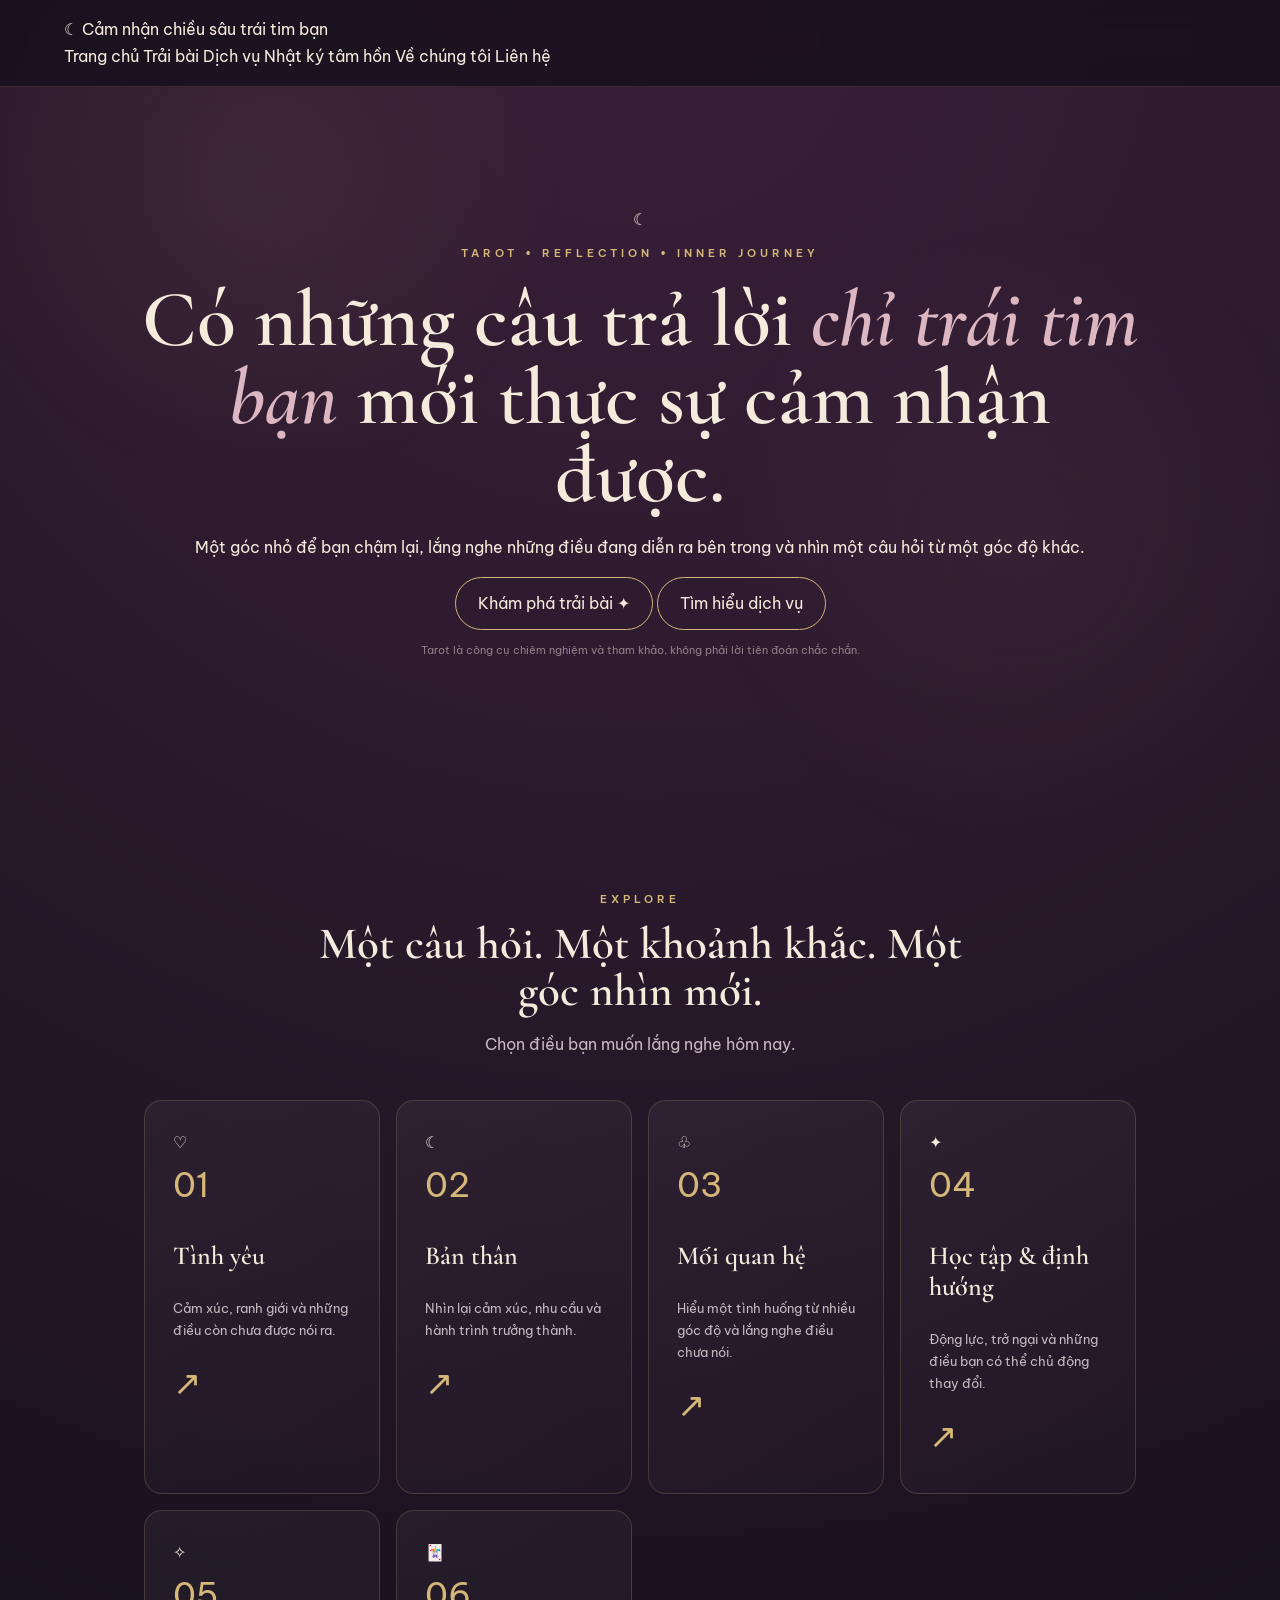
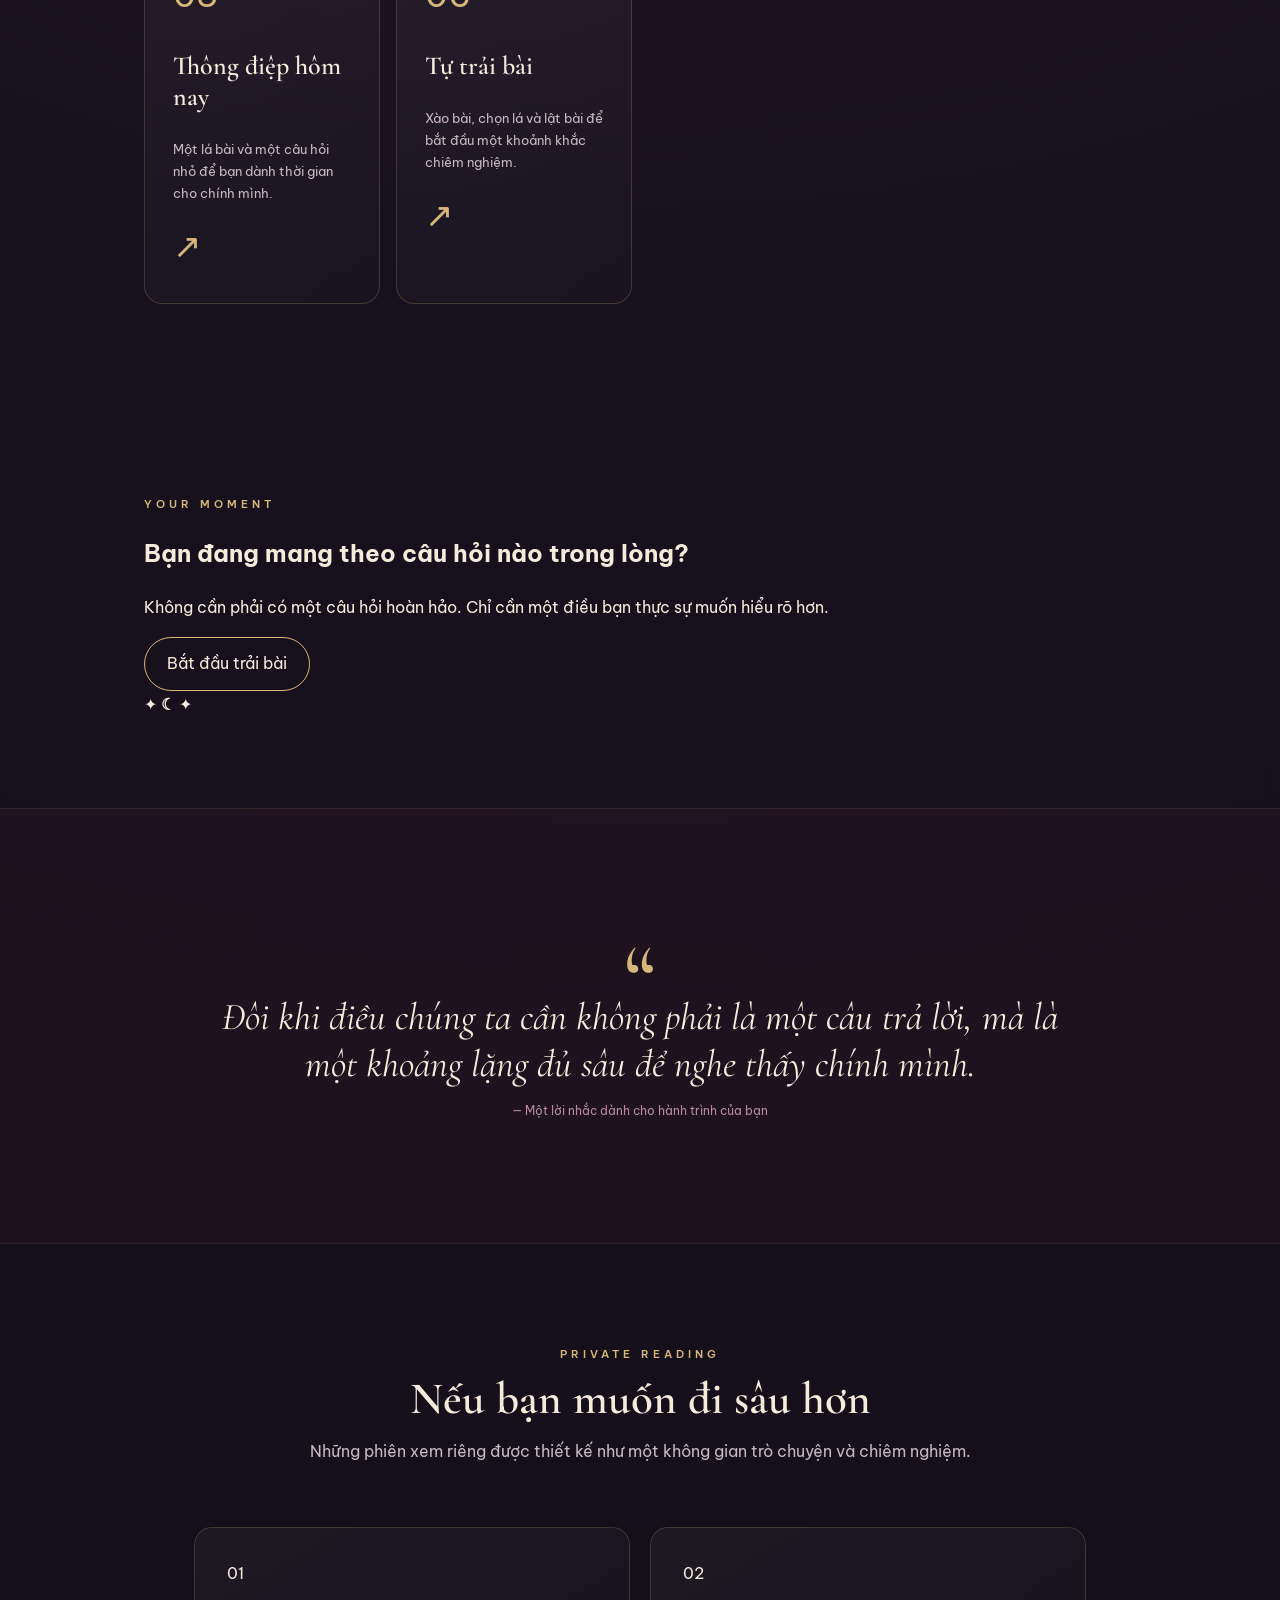
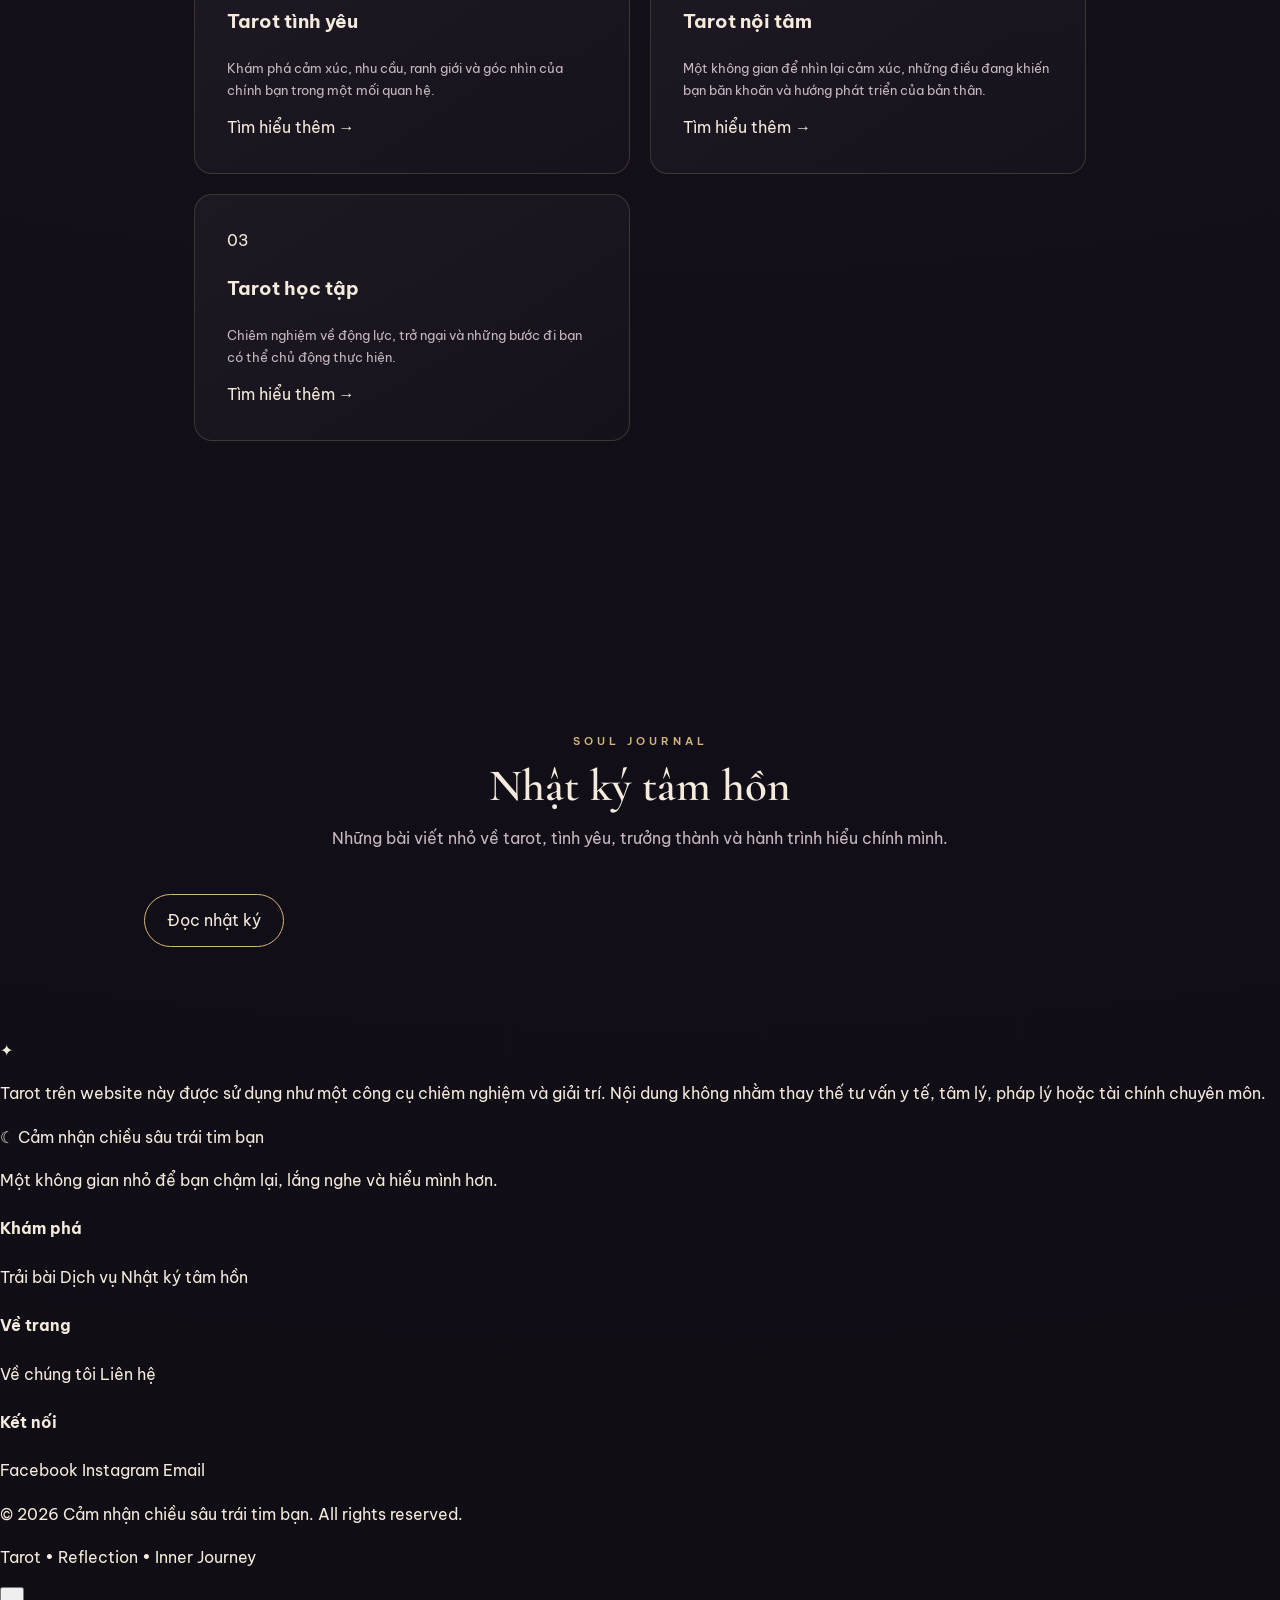
<file: index.html>
<!DOCTYPE html>
<html lang="vi">
<head>
    <meta charset="UTF-8">
    <meta name="viewport" content="width=device-width, initial-scale=1.0">

    <title>Cảm nhận chiều sâu trái tim bạn</title>
    <meta name="description" content="Một không gian tarot dành cho chiêm nghiệm, lắng nghe bản thân và khám phá những câu hỏi trong lòng.">

    <!-- FONT -->
    <link rel="preconnect" href="https://fonts.googleapis.com">
    <link rel="preconnect" href="https://fonts.gstatic.com" crossorigin>
    <link href="https://fonts.googleapis.com/css2?family=Cormorant+Garamond:wght@400;500;600;700&family=Be+Vietnam+Pro:wght@300;400;500;600&display=swap" rel="stylesheet">

    <!-- CSS -->
    <link rel="stylesheet" href="style.css">
</head>

<body>

<!-- ================= HEADER ================= -->
<header class="site-header">
    <div class="container header-inner">

        <a href="index.html" class="logo">
            <span class="logo-symbol">☾</span>
            <span>Cảm nhận chiều sâu trái tim bạn</span>
        </a>

        <button class="menu-toggle" aria-label="Mở menu">
            ☰
        </button>

        <nav class="main-nav">
            <a href="index.html" class="active">Trang chủ</a>
            <a href="tarot.html">Trải bài</a>
            <a href="dich-vu.html">Dịch vụ</a>
            <a href="nhat-ky.html">Nhật ký tâm hồn</a>
            <a href="ve-chung-toi.html">Về chúng tôi</a>
            <a href="lien-he.html">Liên hệ</a>
        </nav>

    </div>
</header>


<!-- ================= HERO ================= -->
<main>

<section class="hero">

    <div class="hero-stars"></div>

    <div class="container hero-content">

        <div class="hero-symbol">
            ☾
        </div>

        <p class="eyebrow">
            TAROT • REFLECTION • INNER JOURNEY
        </p>

        <h1>
            Có những câu trả lời
            <em>chỉ trái tim bạn</em>
            mới thực sự cảm nhận được.
        </h1>

        <p class="hero-description">
            Một góc nhỏ để bạn chậm lại, lắng nghe những điều đang diễn ra
            bên trong và nhìn một câu hỏi từ một góc độ khác.
        </p>

        <div class="hero-buttons">
            <a href="tarot.html" class="btn btn-primary">
                Khám phá trải bài ✦
            </a>

            <a href="dich-vu.html" class="btn btn-outline">
                Tìm hiểu dịch vụ
            </a>
        </div>

        <p class="hero-note">
            Tarot là công cụ chiêm nghiệm và tham khảo,
            không phải lời tiên đoán chắc chắn.
        </p>

    </div>

</section>


<!-- ================= EXPLORE ================= -->
<section class="section explore-section">

    <div class="container">

        <div class="section-heading">
            <p class="eyebrow">EXPLORE</p>

            <h2>
                Một câu hỏi.
                Một khoảnh khắc.
                Một góc nhìn mới.
            </h2>

            <p>
                Chọn điều bạn muốn lắng nghe hôm nay.
            </p>
        </div>


        <div class="topic-grid">

            <!-- TÌNH YÊU -->
            <a href="tarot.html?topic=love" class="topic-card">

                <div class="topic-icon">
                    ♡
                </div>

                <div>
                    <span class="card-number">01</span>

                    <h3>Tình yêu</h3>

                    <p>
                        Cảm xúc, ranh giới và những điều
                        còn chưa được nói ra.
                    </p>
                </div>

                <span class="card-arrow">↗</span>

            </a>


            <!-- BẢN THÂN -->
            <a href="tarot.html?topic=self" class="topic-card">

                <div class="topic-icon">
                    ☾
                </div>

                <div>
                    <span class="card-number">02</span>

                    <h3>Bản thân</h3>

                    <p>
                        Nhìn lại cảm xúc, nhu cầu và
                        hành trình trưởng thành.
                    </p>
                </div>

                <span class="card-arrow">↗</span>

            </a>


            <!-- MỐI QUAN HỆ -->
            <a href="tarot.html?topic=relationship" class="topic-card">

                <div class="topic-icon">
                    ♧
                </div>

                <div>
                    <span class="card-number">03</span>

                    <h3>Mối quan hệ</h3>

                    <p>
                        Hiểu một tình huống từ nhiều
                        góc độ và lắng nghe điều chưa nói.
                    </p>
                </div>

                <span class="card-arrow">↗</span>

            </a>


            <!-- HỌC TẬP -->
            <a href="tarot.html?topic=study" class="topic-card">

                <div class="topic-icon">
                    ✦
                </div>

                <div>
                    <span class="card-number">04</span>

                    <h3>Học tập & định hướng</h3>

                    <p>
                        Động lực, trở ngại và những điều
                        bạn có thể chủ động thay đổi.
                    </p>
                </div>

                <span class="card-arrow">↗</span>

            </a>


            <!-- THÔNG ĐIỆP -->
            <a href="tarot.html?topic=daily" class="topic-card">

                <div class="topic-icon">
                    ✧
                </div>

                <div>
                    <span class="card-number">05</span>

                    <h3>Thông điệp hôm nay</h3>

                    <p>
                        Một lá bài và một câu hỏi nhỏ
                        để bạn dành thời gian cho chính mình.
                    </p>
                </div>

                <span class="card-arrow">↗</span>

            </a>


            <!-- TRẢI BÀI -->
            <a href="tarot.html" class="topic-card featured-card">

                <div class="topic-icon">
                    🃏
                </div>

                <div>
                    <span class="card-number">06</span>

                    <h3>Tự trải bài</h3>

                    <p>
                        Xào bài, chọn lá và lật bài để
                        bắt đầu một khoảnh khắc chiêm nghiệm.
                    </p>
                </div>

                <span class="card-arrow">↗</span>

            </a>

        </div>

    </div>

</section>


<!-- ================= QUICK TAROT ================= -->
<section class="section tarot-preview">

    <div class="container tarot-preview-inner">

        <div class="tarot-preview-text">

            <p class="eyebrow">
                YOUR MOMENT
            </p>

            <h2>
                Bạn đang mang theo
                câu hỏi nào trong lòng?
            </h2>

            <p>
                Không cần phải có một câu hỏi hoàn hảo.
                Chỉ cần một điều bạn thực sự muốn hiểu rõ hơn.
            </p>

            <a href="tarot.html" class="btn btn-primary">
                Bắt đầu trải bài
            </a>

        </div>


        <div class="tarot-preview-card">

            <div class="tarot-glow"></div>

            <div class="tarot-card-back">
                <span>✦</span>
                <strong>☾</strong>
                <span>✦</span>
            </div>

        </div>

    </div>

</section>


<!-- ================= QUOTE ================= -->
<section class="quote-section">

    <div class="container">

        <div class="quote-mark">“</div>

        <blockquote>
            Đôi khi điều chúng ta cần không phải
            là một câu trả lời,
            mà là một khoảng lặng đủ sâu
            để nghe thấy chính mình.
        </blockquote>

        <p>
            — Một lời nhắc dành cho hành trình của bạn
        </p>

    </div>

</section>


<!-- ================= SERVICES ================= -->
<section class="section services-preview">

    <div class="container">

        <div class="section-heading">

            <p class="eyebrow">
                PRIVATE READING
            </p>

            <h2>
                Nếu bạn muốn đi sâu hơn
            </h2>

            <p>
                Những phiên xem riêng được thiết kế như
                một không gian trò chuyện và chiêm nghiệm.
            </p>

        </div>


        <div class="service-grid">

            <article class="service-card">

                <span class="service-number">01</span>

                <h3>
                    Tarot tình yêu
                </h3>

                <p>
                    Khám phá cảm xúc, nhu cầu,
                    ranh giới và góc nhìn của chính bạn
                    trong một mối quan hệ.
                </p>

                <a href="dich-vu.html">
                    Tìm hiểu thêm →
                </a>

            </article>


            <article class="service-card">

                <span class="service-number">02</span>

                <h3>
                    Tarot nội tâm
                </h3>

                <p>
                    Một không gian để nhìn lại cảm xúc,
                    những điều đang khiến bạn băn khoăn
                    và hướng phát triển của bản thân.
                </p>

                <a href="dich-vu.html">
                    Tìm hiểu thêm →
                </a>

            </article>


            <article class="service-card">

                <span class="service-number">03</span>

                <h3>
                    Tarot học tập
                </h3>

                <p>
                    Chiêm nghiệm về động lực,
                    trở ngại và những bước đi bạn
                    có thể chủ động thực hiện.
                </p>

                <a href="dich-vu.html">
                    Tìm hiểu thêm →
                </a>

            </article>

        </div>

    </div>

</section>


<!-- ================= JOURNAL ================= -->
<section class="section journal-preview">

    <div class="container">

        <div class="section-heading">

            <p class="eyebrow">
                SOUL JOURNAL
            </p>

            <h2>
                Nhật ký tâm hồn
            </h2>

            <p>
                Những bài viết nhỏ về tarot,
                tình yêu, trưởng thành và hành trình
                hiểu chính mình.
            </p>

        </div>


        <div class="journal-actions">

            <a href="nhat-ky.html" class="btn btn-outline">
                Đọc nhật ký
            </a>

        </div>

    </div>

</section>


<!-- ================= DISCLAIMER ================= -->
<section class="disclaimer-section">

    <div class="container">

        <div class="disclaimer-box">

            <span>✦</span>

            <p>
                Tarot trên website này được sử dụng như một
                công cụ chiêm nghiệm và giải trí.
                Nội dung không nhằm thay thế tư vấn y tế,
                tâm lý, pháp lý hoặc tài chính chuyên môn.
            </p>

        </div>

    </div>

</section>

</main>


<!-- ================= FOOTER ================= -->
<footer class="site-footer">

    <div class="container footer-grid">

        <div class="footer-brand">

            <a href="index.html" class="logo">
                <span class="logo-symbol">☾</span>
                <span>Cảm nhận chiều sâu trái tim bạn</span>
            </a>

            <p>
                Một không gian nhỏ để bạn chậm lại,
                lắng nghe và hiểu mình hơn.
            </p>

        </div>


        <div class="footer-column">

            <h4>Khám phá</h4>

            <a href="tarot.html">Trải bài</a>
            <a href="dich-vu.html">Dịch vụ</a>
            <a href="nhat-ky.html">Nhật ký tâm hồn</a>

        </div>


        <div class="footer-column">

            <h4>Về trang</h4>

            <a href="ve-chung-toi.html">Về chúng tôi</a>
            <a href="lien-he.html">Liên hệ</a>

        </div>


        <div class="footer-column">

            <h4>Kết nối</h4>

            <!-- THAY LINK THẬT CỦA BẠN SAU -->
            <a href="#" target="_blank">
                Facebook
            </a>

            <a href="#" target="_blank">
                Instagram
            </a>

            <a href="mailto:your-email@example.com">
                Email
            </a>

        </div>

    </div>


    <div class="footer-bottom">

        <div class="container">

            <p>
                © 2026 Cảm nhận chiều sâu trái tim bạn.
                All rights reserved.
            </p>

            <p>
                Tarot • Reflection • Inner Journey
            </p>

        </div>

    </div>

</footer>


<!-- ================= BACK TO TOP ================= -->
<button id="backToTop" class="back-to-top" aria-label="Về đầu trang">
    ↑
</button>


<!-- JAVASCRIPT -->
<script src="main.js"></script>

</body>
</html>
</file>
<file: style.css>
/* =========================
   CẢM NHẬN CHIỀU SÂU TRÁI TIM BẠN
   Giao diện chung
========================= */
:root{
  --wine:#64283D;--plum:#302033;--cream:#F5EBDD;--gold:#D5B779;--rose:#B98B99;
  --bg:#17111d;--panel:#211827;--text:#f5ebdd;--muted:#c8b9c0;
  --serif:"Cormorant Garamond",Georgia,serif;--sans:"Be Vietnam Pro",Arial,sans-serif;
}
*{box-sizing:border-box}
html{scroll-behavior:smooth}
body{margin:0;background:radial-gradient(circle at 50% 0%,#3a2039 0,#17111d 38%,#100d15 100%);color:var(--text);font-family:var(--sans);line-height:1.7;min-height:100vh}
body:before{content:"";position:fixed;inset:0;pointer-events:none;background:radial-gradient(circle at 20% 20%,rgba(213,183,121,.07),transparent 25%),radial-gradient(circle at 80% 60%,rgba(185,139,153,.06),transparent 28%);z-index:-1}
a{color:inherit;text-decoration:none}
button,input,select,textarea{font:inherit}
.site-header{position:sticky;top:0;z-index:20;display:flex;align-items:center;justify-content:space-between;padding:16px 5%;background:rgba(23,17,29,.82);backdrop-filter:blur(14px);border-bottom:1px solid rgba(213,183,121,.15)}
.brand{display:flex;gap:12px;align-items:center}.brand-symbol{display:grid;place-items:center;width:43px;height:43px;border:1px solid var(--gold);border-radius:50%;color:var(--gold);font-size:25px}.brand strong,.brand small{display:block}.brand strong{font-family:var(--serif);font-size:20px;font-weight:600}.brand small{color:var(--gold);letter-spacing:2px;font-size:10px;text-transform:uppercase}
.nav{display:flex;gap:24px}.nav a{color:#d8cbd0;font-size:13px;transition:.25s}.nav a:hover,.nav a.active{color:var(--gold)}
.menu-toggle{display:none;background:none;border:0;color:var(--cream);font-size:25px}
.hero{min-height:78vh;display:flex;align-items:center;justify-content:center;text-align:center;flex-direction:column;padding:90px 7%;position:relative;overflow:hidden}.moon-glow{font-size:100px;color:var(--gold);text-shadow:0 0 55px rgba(213,183,121,.35);animation:float 5s ease-in-out infinite}.eyebrow{color:var(--gold);font-size:11px;letter-spacing:4px;font-weight:600}.hero h1,.page-heading h1,.tarot-intro h1{font:600 clamp(44px,7vw,80px)/.98 var(--serif);max-width:1000px;margin:18px auto}.hero h1 em,.tarot-intro h1 em{color:#dcb7c1;font-style:italic}.hero-text{max-width:650px;color:var(--muted);font-size:15px}.hero-actions{display:flex;gap:14px;margin:30px 0}.hero-note{font-size:11px;color:#8e7f87}
.btn{display:inline-flex;justify-content:center;align-items:center;padding:12px 22px;border-radius:999px;border:1px solid var(--gold);cursor:pointer;transition:.25s}.btn:disabled{opacity:.5;cursor:not-allowed}.btn-gold{background:var(--gold);color:#2a1a22}.btn-gold:hover{transform:translateY(-2px);box-shadow:0 8px 25px rgba(213,183,121,.2)}.btn-outline{background:transparent;color:var(--cream)}.btn-outline:hover{background:rgba(213,183,121,.1)}
.section{max-width:1120px;margin:auto;padding:90px 5%}.section-heading{text-align:center;max-width:700px;margin:0 auto 42px}.section-heading h2{font:600 45px/1.05 var(--serif);margin:10px 0}.section-heading p:last-child{color:var(--muted)}
.topic-grid{display:grid;grid-template-columns:repeat(4,1fr);gap:16px}.topic-card,.service-card,.article-card,.glass-card,.contact-form{background:linear-gradient(145deg,rgba(255,255,255,.045),rgba(255,255,255,.015));border:1px solid rgba(213,183,121,.2);border-radius:18px}.topic-card{padding:28px;min-height:220px;transition:.3s}.topic-card:hover{transform:translateY(-5px);border-color:rgba(213,183,121,.55)}.topic-card span,.service-icon{font-size:34px;color:var(--gold)}.topic-card h3{font:600 26px var(--serif)}.topic-card p{font-size:13px;color:var(--muted)}
.quote-section{padding:110px 8%;text-align:center;background:rgba(100,40,61,.13);border-top:1px solid rgba(213,183,121,.1);border-bottom:1px solid rgba(213,183,121,.1)}.quote-mark{font:100px var(--serif);color:var(--gold);height:75px}.quote-section blockquote{max-width:850px;margin:auto;font:italic 38px/1.25 var(--serif)}.quote-section p{color:var(--rose);font-size:12px}
.service-preview{padding-bottom:120px}.service-row{display:grid;grid-template-columns:repeat(3,1fr);gap:25px}.service-row>div{padding:25px;border-left:1px solid rgba(213,183,121,.25)}.service-row h3{font:600 28px var(--serif);margin:10px 0}.service-row p{color:var(--muted);font-size:13px}.text-link{color:var(--gold);background:none;border:0;padding:0;cursor:pointer}.footer{padding:45px 5%;border-top:1px solid rgba(213,183,121,.15);display:flex;justify-content:space-between;gap:30px;flex-wrap:wrap;color:#b6a8af;font-size:12px}.footer strong{font-family:var(--serif);font-size:21px;color:var(--cream)}.footer a{margin-right:20px}.disclaimer{max-width:430px;color:#83767d}
.page-heading,.tarot-intro{text-align:center;max-width:900px;margin:auto;padding:95px 5% 55px}.page-heading h1{font-size:64px}.page-heading>p:last-child,.tarot-intro>p:last-child{color:var(--muted)}
.service-grid,.article-grid{max-width:1100px;margin:0 auto;padding:20px 5% 100px;display:grid;grid-template-columns:repeat(2,1fr);gap:20px}.service-card{padding:32px}.service-card h2{font:600 34px var(--serif)}.service-card p,.service-card li{color:var(--muted);font-size:13px}.service-card ul{padding-left:18px}.price{color:var(--gold);margin:25px 0;font-weight:600}
.article-card{overflow:hidden}.article-cover{height:160px;display:grid;place-items:center;font-size:65px;color:var(--gold);background:radial-gradient(circle,#573449,#211827)}.article-body{padding:25px}.article-body>span{color:var(--gold);font-size:11px;letter-spacing:2px}.article-body h2{font:600 30px var(--serif);margin:8px 0}.article-body p{color:var(--muted);font-size:13px}
.content-narrow{max-width:850px;margin:auto;padding:10px 5% 100px}.glass-card{padding:35px}.glass-card h2{font:600 32px var(--serif);color:var(--gold)}.glass-card p,.glass-card li{color:var(--muted)}.placeholder-note{padding:15px;border:1px dashed rgba(213,183,121,.35);border-radius:10px;color:var(--rose)!important}
.contact-layout{max-width:1000px;margin:auto;padding:10px 5% 100px;display:grid;grid-template-columns:1fr 1fr;gap:25px}.contact-form{padding:30px;display:grid;gap:16px}.contact-form label{font-size:12px;color:var(--gold)}.contact-form input,.contact-form select,.contact-form textarea{display:block;width:100%;margin-top:6px;background:#17111d;border:1px solid rgba(213,183,121,.25);border-radius:10px;color:var(--cream);padding:12px;outline:none}.form-notice{font-size:12px;color:var(--rose)}.placeholder-link{color:var(--gold)}

.tarot-page{padding-bottom:80px}.reading-panel{max-width:1100px;margin:auto;padding:30px 5% 70px}.controls{display:grid;grid-template-columns:1fr 1fr;gap:15px;max-width:700px;margin:0 auto 40px}.controls label{color:var(--gold);font-size:12px}.controls select{display:block;width:100%;margin-top:7px;background:#17111d;color:var(--cream);border:1px solid rgba(213,183,121,.3);padding:12px;border-radius:10px}
.shuffle-zone{text-align:center;padding:20px}.shuffle-deck{height:210px;position:relative;width:150px;margin:20px auto}.deck-card{position:absolute;inset:0;border:2px solid var(--gold);border-radius:13px;background:radial-gradient(circle at 50% 40%,#6c344f,#261b2d 58%,#160f1a);box-shadow:0 15px 35px #0006}.deck-card:before{content:"☾";position:absolute;inset:15px;border:1px solid #d5b77988;border-radius:9px;display:grid;place-items:center;color:var(--gold);font:55px var(--serif)}.d1{transform:translate(-9px,8px) rotate(-5deg)}.d2{transform:translate(-5px,4px) rotate(-2deg)}.d3{transform:translate(0,0)}.d4{transform:translate(5px,4px) rotate(2deg)}.d5{transform:translate(9px,8px) rotate(5deg)}
.shuffle-deck.is-shuffling .deck-card{animation:shuffle 2.2s ease-in-out infinite}.shuffle-deck.is-shuffling .d1{animation-delay:-.2s}.shuffle-deck.is-shuffling .d2{animation-delay:-.4s}.shuffle-deck.is-shuffling .d4{animation-delay:-.6s}.shuffle-deck.is-shuffling .d5{animation-delay:-.8s}
#statusText{color:var(--muted);font-size:13px;margin:20px}.draw-area{text-align:center;padding-top:30px}.draw-instruction{color:var(--gold);font-size:13px}.draw-deck{display:flex;justify-content:center;gap:12px;flex-wrap:wrap;max-width:800px;margin:25px auto}.draw-card{width:90px;height:145px;border:1px solid var(--gold);border-radius:11px;background:linear-gradient(145deg,#6b344d,#251a2b);cursor:pointer;transition:.25s;box-shadow:0 10px 25px #0005;animation:appear .5s both;animation-delay:calc(var(--i)*.04s)}.draw-card:hover{transform:translateY(-14px) rotate(var(--tilt));box-shadow:0 18px 30px #0008,0 0 18px rgba(213,183,121,.16)}.draw-card.chosen{opacity:.25;transform:scale(.9)}.card-back-pattern{height:100%;display:grid;place-items:center;color:var(--gold);font:37px var(--serif);position:relative}.card-back-pattern small{position:absolute;font-size:12px}.draw-card.is-drawing{animation:drawOut .5s forwards}
.spread-result{display:grid;grid-template-columns:repeat(2,1fr);gap:18px;margin:45px auto 0;max-width:1000px}.result-card{border:1px solid rgba(213,183,121,.22);border-radius:16px;padding:20px;background:rgba(255,255,255,.025)}.result-card-inner{display:grid;grid-template-columns:115px 1fr;gap:20px}.mini-card-art{min-height:165px;border:1px solid var(--gold);border-radius:9px;background:linear-gradient(160deg,#6b344d,#251a2b);display:flex;flex-direction:column;justify-content:center;align-items:center;text-align:center;padding:8px;color:var(--gold)}.mini-card-art span{font-size:45px}.mini-card-art b{font:600 18px var(--serif)}.mini-card-art small{color:#c6b3b9;font-size:9px}.result-card-inner.reversed .mini-card-art{transform:rotate(180deg)}.result-card-inner.reversed .mini-card-art>*{transform:rotate(180deg)}.position,.keyword{color:var(--gold);font-size:11px;text-transform:uppercase;letter-spacing:1.5px}.result-copy h3{font:600 29px var(--serif);margin:5px 0}.result-copy h3 small{font:400 11px var(--sans);color:var(--rose)}.result-copy p{font-size:13px;color:var(--muted)}.reflection{border-left:2px solid var(--gold);padding-left:12px}.reading-actions{text-align:center;display:flex;justify-content:center;gap:10px;margin:40px}.tarot-disclaimer{max-width:760px;margin:auto;border:1px solid rgba(213,183,121,.16);padding:18px;border-radius:12px;color:#988b92;font-size:11px;text-align:center}

@keyframes shuffle{0%,100%{transform:translate(0,0) rotate(0)}25%{transform:translate(-90px,12px) rotate(-18deg)}50%{transform:translate(85px,-10px) rotate(18deg)}75%{transform:translate(-45px,-18px) rotate(-10deg)}}@keyframes drawOut{to{transform:translateY(-45px) scale(.75) rotate(8deg);opacity:0}}@keyframes appear{from{opacity:0;transform:translateY(20px)}to{opacity:1;transform:none}}@keyframes float{50%{transform:translateY(-10px)}}
.stars{position:fixed;inset:0;pointer-events:none;opacity:.35;background-image:radial-gradient(#f5ebdd 1px,transparent 1px);background-size:130px 130px;animation:starMove 35s linear infinite;z-index:-1}@keyframes starMove{to{transform:translate(60px,60px)}}
.empty-state{grid-column:1/-1;text-align:center;color:var(--muted)}
@media(max-width:850px){.nav{display:none;position:absolute;top:76px;left:0;right:0;background:#17111d;padding:20px 5%;flex-direction:column}.nav.open{display:flex}.menu-toggle{display:block}.topic-grid{grid-template-columns:1fr 1fr}.service-row{grid-template-columns:1fr}.spread-result,.contact-layout{grid-template-columns:1fr}.page-heading h1{font-size:50px}.hero h1{font-size:54px}}
@media(max-width:560px){.site-header{padding:12px 4%}.brand strong{font-size:17px}.hero{min-height:72vh;padding:70px 6%}.hero h1{font-size:43px}.hero-actions{flex-direction:column;width:100%;max-width:310px}.topic-grid,.service-grid,.article-grid{grid-template-columns:1fr}.section{padding:65px 5%}.section-heading h2{font-size:37px}.quote-section blockquote{font-size:29px}.controls{grid-template-columns:1fr}.draw-card{width:72px;height:115px}.spread-result{grid-template-columns:1fr}.result-card-inner{grid-template-columns:85px 1fr;gap:12px}.mini-card-art{min-height:125px}.result-copy h3{font-size:23px}.reading-actions{flex-wrap:wrap}.page-heading h1{font-size:43px}}
@media(prefers-reduced-motion:reduce){*,*:before,*:after{animation-duration:.01ms!important;animation-iteration-count:1!important;scroll-behavior:auto!important;transition:none!important}}
</file>
